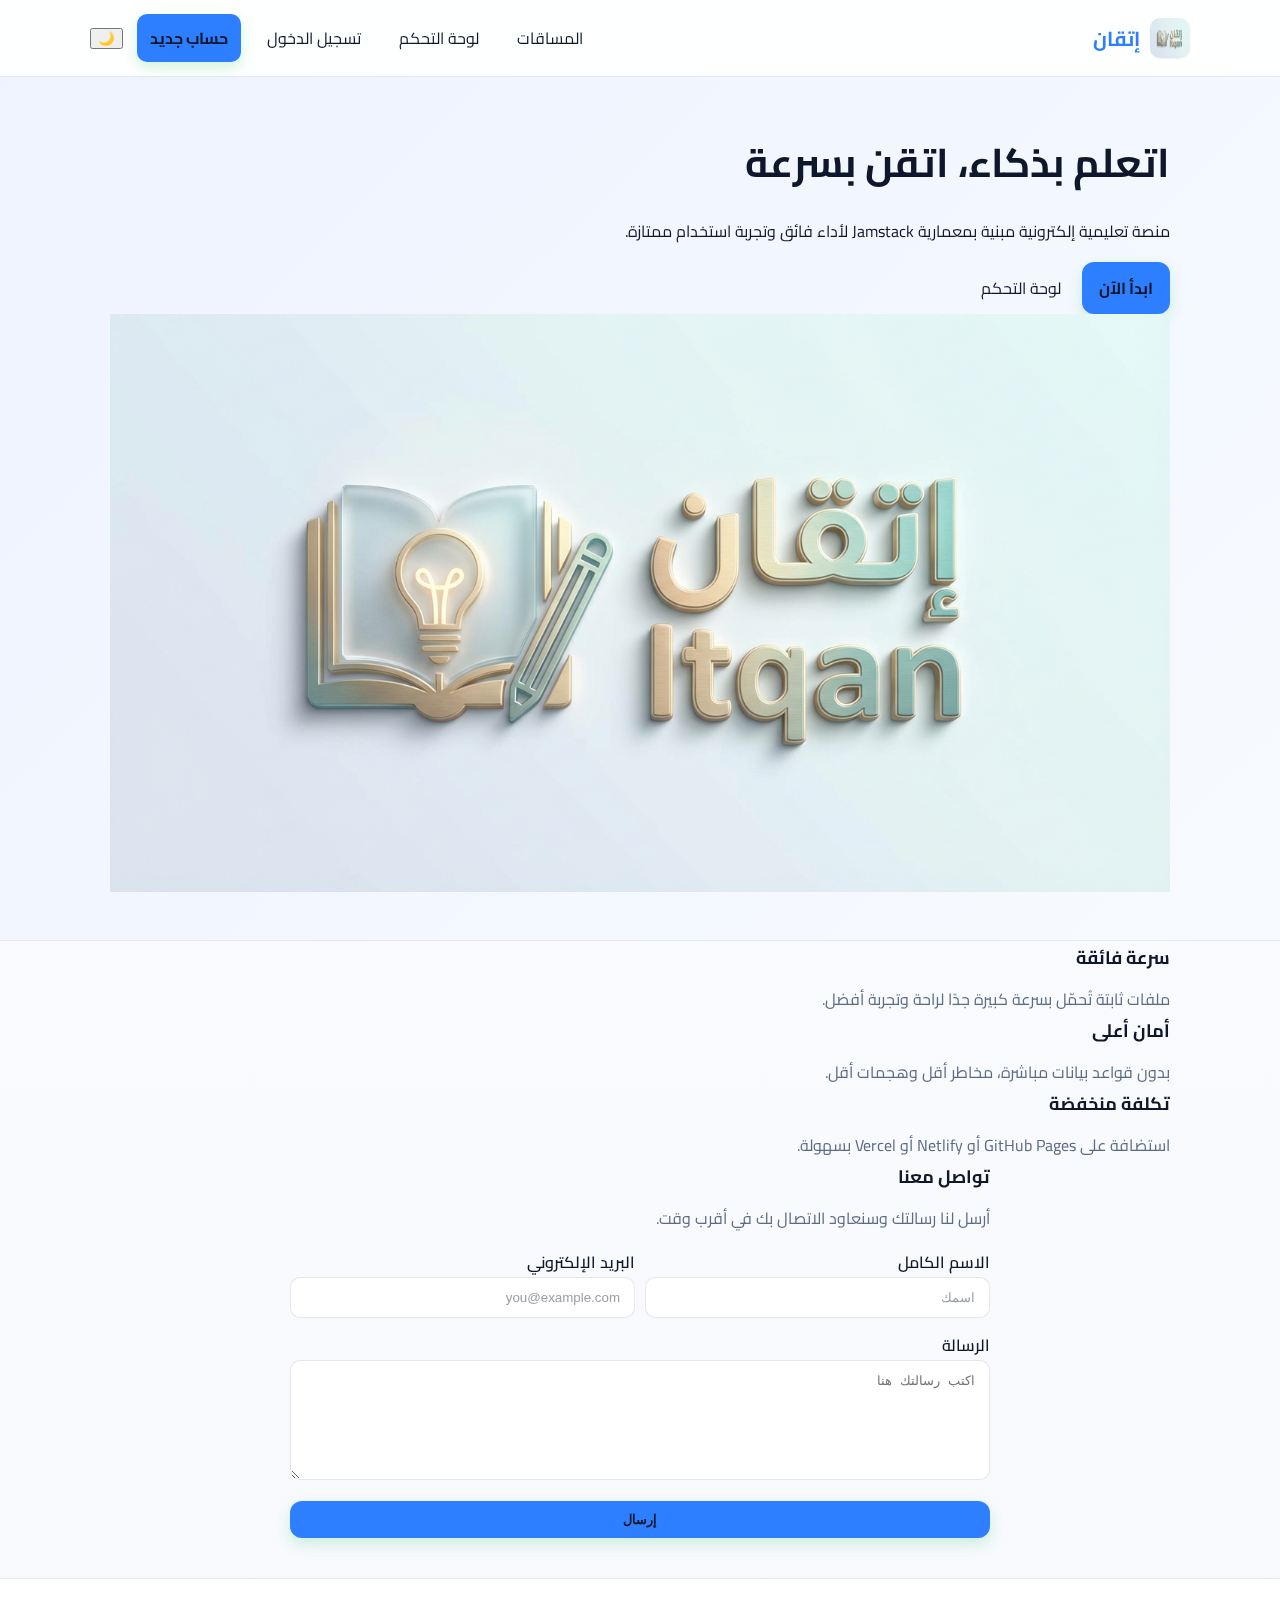
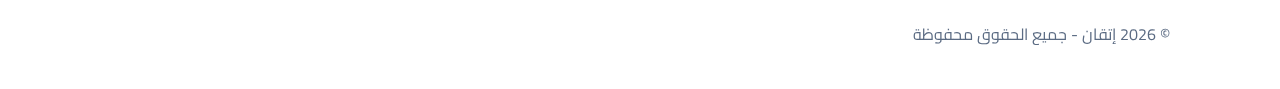
<file: index.html>
<!DOCTYPE html>
<html lang="ar" dir="rtl">
<head>
  <meta charset="UTF-8" />
  <meta name="viewport" content="width=device-width, initial-scale=1.0" />
  <title>منصة إتقان | الرئيسية</title>
  <link rel="preconnect" href="https://fonts.googleapis.com">
  <link rel="preconnect" href="https://fonts.gstatic.com" crossorigin>
  <link href="https://fonts.googleapis.com/css2?family=Cairo:wght@400;600;700&display=swap" rel="stylesheet">
  <link rel="stylesheet" href="./assets/css/main.css" />
  <link rel="stylesheet" href="./assets/css/components.css" />
</head>
<body id="page-home">
  <header class="site-header">
    <div class="container header-inner">
      <a class="brand" href="index.html">
        <img src="./assets/images/logo.png" alt="شعار اتقان" class="brand-logo" />
        <span class="brand-name">إتقان</span>
      </a>
      <nav class="main-nav">
        <a href="courses.html">المساقات</a>
        <a href="dashboard.html" data-protected="true">لوحة التحكم</a>
        <a href="login.html">تسجيل الدخول</a>
        <a href="signup.html" class="btn primary">حساب جديد</a>
        <button class="icon-btn" id="toggle-theme" title="الوضع الليلي">🌙</button>
      </nav>
    </div>
  </header>

  <main>
    <section class="hero">
      <div class="container hero-inner">
        <div class="hero-content">
          <h1>اتعلم بذكاء، اتقن بسرعة</h1>
          <p>منصة تعليمية إلكترونية مبنية بمعمارية Jamstack لأداء فائق وتجربة استخدام ممتازة.</p>
          <div class="hero-actions">
            <a href="courses.html" class="btn primary">ابدأ الآن</a>
            <a href="dashboard.html" class="btn" data-protected="true">لوحة التحكم</a>
          </div>
        </div>
        <div class="hero-media">
          <img src="./assets/images/logo.png" alt="لوجو إتقان" class="hero-logo" />
        </div>
      </div>
    </section>

    <section class="features">
      <div class="container grid-3">
        <div class="card">
          <h3>سرعة فائقة</h3>
          <p>ملفات ثابتة تُحمّل بسرعة كبيرة جدًا لراحة وتجربة أفضل.</p>
        </div>
        <div class="card">
          <h3>أمان أعلى</h3>
          <p>بدون قواعد بيانات مباشرة، مخاطر أقل وهجمات أقل.</p>
        </div>
        <div class="card">
          <h3>تكلفة منخفضة</h3>
          <p>استضافة على GitHub Pages أو Netlify أو Vercel بسهولة.</p>
        </div>
      </div>
    </section>

    <section class="features">
      <div class="container">
        <div class="card" style="max-width:700px;margin:0 auto;">
          <h3>تواصل معنا</h3>
          <p>أرسل لنا رسالتك وسنعاود الاتصال بك في أقرب وقت.</p>
          <form id="contact-form" class="form mt-2">
            <div class="form-row">
              <div>
                <label class="label" for="c-name">الاسم الكامل</label>
                <input id="c-name" type="text" class="input" placeholder="اسمك" required />
              </div>
              <div>
                <label class="label" for="c-email">البريد الإلكتروني</label>
                <input id="c-email" type="email" class="input" placeholder="you@example.com" required />
              </div>
            </div>
            <div>
              <label class="label" for="c-message">الرسالة</label>
              <textarea id="c-message" class="textarea" placeholder="اكتب رسالتك هنا" required></textarea>
            </div>
            <button type="submit" class="btn primary">إرسال</button>
            <div id="c-status" class="alert success mt-2" style="display:none">تم إرسال الرسالة بنجاح</div>
          </form>
        </div>
      </div>
    </section>
  </main>

  <footer class="site-footer">
    <div class="container">
      <p>© 2026 إتقان - جميع الحقوق محفوظة</p>
    </div>
  </footer>

  <script type="module" src="./assets/js/app.js"></script>
  <script>
    document.getElementById('contact-form')?.addEventListener('submit', function(e){
      e.preventDefault();
      const name = document.getElementById('c-name').value.trim();
      const email = document.getElementById('c-email').value.trim();
      const message = document.getElementById('c-message').value.trim();
      if (!name || !email || !message) { return; }
      const submissions = JSON.parse(localStorage.getItem('itqan_contact') || '[]');
      submissions.push({ id: 'c_'+Date.now(), name, email, message });
      localStorage.setItem('itqan_contact', JSON.stringify(submissions));
      const status = document.getElementById('c-status');
      status.style.display = 'block';
      this.reset();
      setTimeout(()=>{ status.style.display = 'none'; }, 3000);
    });
  </script>
</body>
</html>
</file>
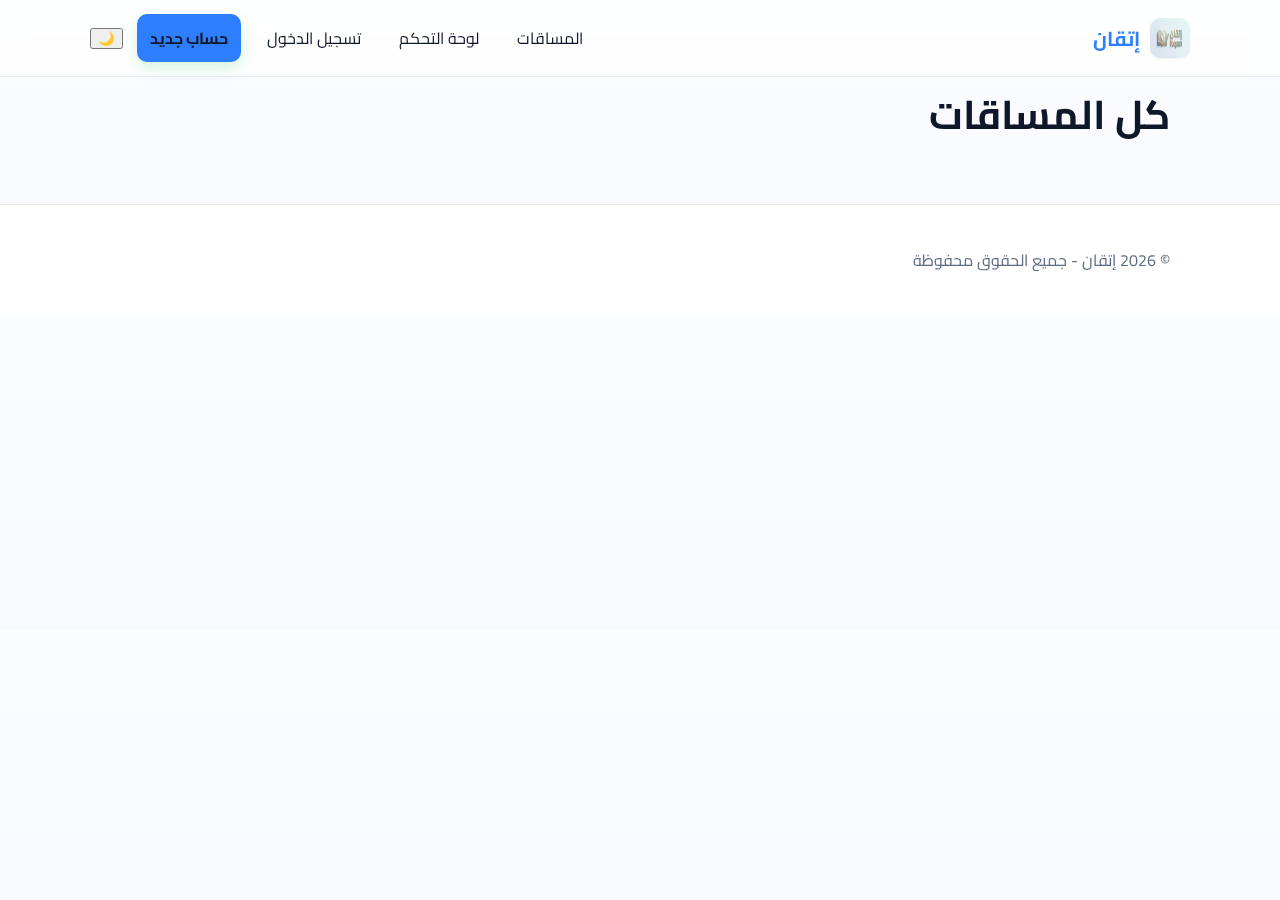
<file: courses.html>
<!DOCTYPE html>
<html lang="ar" dir="rtl">
<head>
  <meta charset="UTF-8" />
  <meta name="viewport" content="width=device-width, initial-scale=1.0" />
  <title>المساقات | إتقان</title>
  <link rel="preconnect" href="https://fonts.googleapis.com">
  <link rel="preconnect" href="https://fonts.gstatic.com" crossorigin>
  <link href="https://fonts.googleapis.com/css2?family=Cairo:wght@400;600;700&display=swap" rel="stylesheet">
  <link rel="stylesheet" href="./assets/css/main.css" />
  <link rel="stylesheet" href="./assets/css/components.css" />
</head>
<body id="page-courses">
  <header class="site-header">
    <div class="container header-inner">
      <a class="brand" href="index.html">
        <img src="./assets/images/logo.png" alt="شعار اتقان" class="brand-logo" />
        <span class="brand-name">إتقان</span>
      </a>
      <nav class="main-nav">
        <a href="courses.html" class="active">المساقات</a>
        <a href="dashboard.html" data-protected="true">لوحة التحكم</a>
        <a href="login.html">تسجيل الدخول</a>
        <a href="signup.html" class="btn primary">حساب جديد</a>
        <button class="icon-btn" id="toggle-theme" title="الوضع الليلي">🌙</button>
      </nav>
    </div>
  </header>

  <main class="container">
    <h1>كل المساقات</h1>
    <div id="courses-list" class="list grid-2 mt-3"></div>
  </main>

  <footer class="site-footer">
    <div class="container">
      <p>© 2026 إتقان - جميع الحقوق محفوظة</p>
    </div>
  </footer>

  <script type="module">
    import { getCourses } from './assets/js/api.js';
    import { createCourseCard } from './assets/js/ui.js';
    import { initAuthGuards, restoreThemePreference } from './assets/js/auth.js';

    restoreThemePreference();
    initAuthGuards();

    const container = document.getElementById('courses-list');
    getCourses().then(courses => {
      courses.forEach(c => container.appendChild(createCourseCard(c)));
    }).catch(err => {
      container.innerHTML = `<div class="card">فشل تحميل المساقات: ${err.message}</div>`;
    });

    const btn = document.getElementById('toggle-theme');
    btn?.addEventListener('click', () => {
      const isLight = document.body.classList.toggle('light');
      localStorage.setItem('itqan_theme', isLight ? 'light' : 'dark');
    });
  </script>
</body>
</html>
</file>
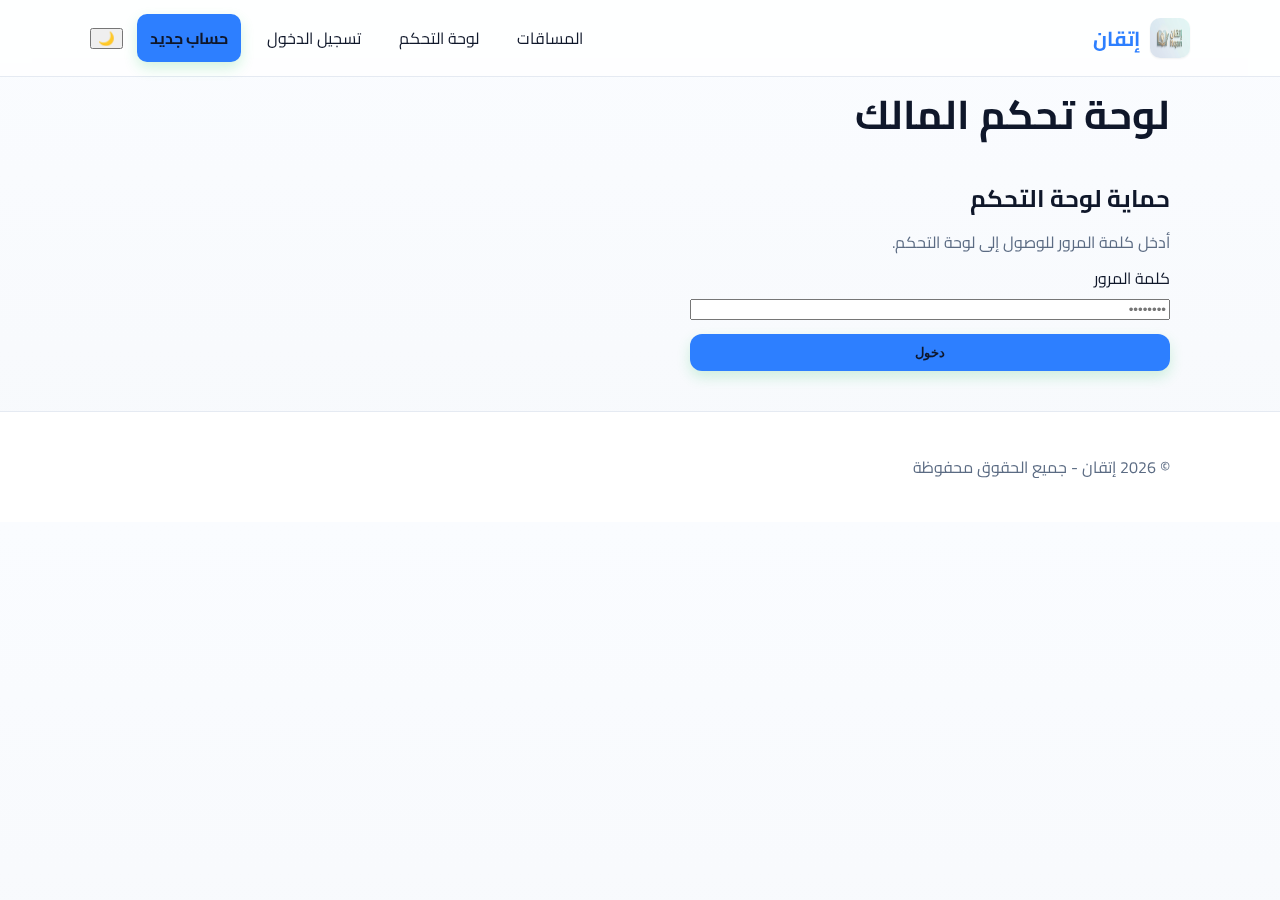
<file: dashboard.html>
<!DOCTYPE html>
<html lang="ar" dir="rtl">
<head>
  <meta charset="UTF-8" />
  <meta name="viewport" content="width=device-width, initial-scale=1.0" />
  <title>لوحة التحكم | إتقان</title>
  <link rel="preconnect" href="https://fonts.googleapis.com">
  <link rel="preconnect" href="https://fonts.gstatic.com" crossorigin>
  <link href="https://fonts.googleapis.com/css2?family=Cairo:wght@400;600;700&display=swap" rel="stylesheet">
  <link rel="stylesheet" href="./assets/css/main.css" />
  <link rel="stylesheet" href="./assets/css/components.css" />
</head>
<body id="page-dashboard">
  <header class="site-header">
    <div class="container header-inner">
      <a class="brand" href="index.html">
        <img src="./assets/images/logo.png" alt="شعار اتقان" class="brand-logo" />
        <span class="brand-name">إتقان</span>
      </a>
      <nav class="main-nav">
        <a href="courses.html">المساقات</a>
        <a href="dashboard.html" class="active">لوحة التحكم</a>
        <a href="login.html">تسجيل الدخول</a>
        <a href="signup.html" class="btn primary">حساب جديد</a>
        <button class="icon-btn" id="toggle-theme" title="الوضع الليلي">🌙</button>
      </nav>
    </div>
  </header>

  <main class="container">
    <h1>لوحة تحكم المالك</h1>
    <div id="content"></div>
  </main>

  <footer class="site-footer">
    <div class="container">
      <p>© 2026 إتقان - جميع الحقوق محفوظة</p>
    </div>
  </footer>

  <script type="module">
    import { restoreThemePreference } from './assets/js/auth.js';

    restoreThemePreference();

    const content = document.getElementById('content');
    const DASH_HASH = 'h_506210108'; // hash لـ كلمة المرور Ma@0100166

    function simpleHash(str) {
      let h = 0;
      for (let i = 0; i < str.length; i++) {
        h = (h << 5) - h + str.charCodeAt(i);
        h |= 0;
      }
      return 'h_' + Math.abs(h);
    }

    function renderDashboard() {
      content.innerHTML = `
        <div class="grid grid-3">
          <div class="card">
            <h2>الوصول مؤمّن</h2>
            <p>تم فتح لوحة التحكم باستخدام كلمة المرور.</p>
            <button id="lock" class="btn danger mt-2">قفل لوحة التحكم</button>
          </div>
          <div class="card" id="courses-card">
            <h2>إدارة المساقات</h2>
            <p>إضافة/تعديل/حذف المساقات والوحدات والدروس.</p>
            <div class="actions">
              <button class="btn" id="add-course">إضافة مساق</button>
              <button class="btn" id="edit-course">تعديل مساق</button>
              <button class="btn danger" id="delete-course">حذف مساق</button>
            </div>
            <div class="mt-2"><strong>المساقات الحالية:</strong>
              <ul id="courses-list" class="mt-1"></ul>
            </div>
          </div>
          <div class="card" id="users-card">
            <h2>إدارة المستخدمين</h2>
            <p>عرض وحظر وإلغاء حظر المستخدمين، ترقية/تغيير الأدوار.</p>
            <div class="actions">
              <button class="btn" id="list-users">عرض المستخدمين</button>
              <button class="btn" id="change-role">تغيير دور</button>
              <button class="btn danger" id="ban-user">حظر مستخدم</button>
            </div>
            <div class="mt-2"><strong>المستخدمون (قراءة فقط):</strong>
              <ul id="users-list" class="mt-1"></ul>
            </div>
          </div>
          <div class="card">
            <h2>إعدادات المنصة</h2>
            <p>الشعار، الألوان، الوضع الليلي الافتراضي، إعدادات الدفع وغيرها.</p>
            <div class="actions">
              <button class="btn">تخصيص المظهر</button>
              <button class="btn">إعدادات الدفع</button>
            </div>
          </div>
        </div>
      `;
      document.getElementById('lock').addEventListener('click', () => {
        localStorage.removeItem('itqan_dashboard_access');
        renderLockView();
      });

      // جلب وعرض المساقات والمستخدمين (قراءة فقط حالياً)
      import('./assets/js/api.js').then(({ getCourses, getUsers }) => {
        getCourses().then(courses => {
          const list = document.getElementById('courses-list');
          list.innerHTML = courses.map(c => `<li>${c.title} - ${c.grade} (${c.units?.length || 0} وحدات)</li>`).join('');
        }).catch(() => {
          document.getElementById('courses-list').innerHTML = '<li>تعذر تحميل المساقات</li>';
        });
        getUsers().then(users => {
          const list = document.getElementById('users-list');
          list.innerHTML = users.map(u => `<li>${u.name} - ${u.role} ${u.phone ? '('+u.phone+')' : ''}</li>`).join('');
        }).catch(() => {
          document.getElementById('users-list').innerHTML = '<li>تعذر تحميل المستخدمين</li>';
        });
      });
    }

    function renderLockView() {
      content.innerHTML = `
        <div class="card" style="max-width: 480px;">
          <h2>حماية لوحة التحكم</h2>
          <p>أدخل كلمة المرور للوصول إلى لوحة التحكم.</p>
          <label class="form-label">كلمة المرور</label>
          <input type="password" id="dash-password" class="form-input" placeholder="••••••••" />
          <button id="dash-enter" class="btn primary mt-2" style="width: 100%">دخول</button>
          <div id="dash-error" class="alert danger mt-2" style="display:none"></div>
        </div>
      `;
      document.getElementById('dash-enter').addEventListener('click', () => {
        const p = document.getElementById('dash-password').value;
        if (simpleHash(p) === DASH_HASH) {
          localStorage.setItem('itqan_dashboard_access', DASH_HASH);
          renderDashboard();
        } else {
          const e = document.getElementById('dash-error');
          e.textContent = 'كلمة المرور غير صحيحة';
          e.style.display = 'block';
        }
      });
    }

    function render() {
      const ok = localStorage.getItem('itqan_dashboard_access') === DASH_HASH;
      if (ok) renderDashboard(); else renderLockView();
    }

    render();

    const btn = document.getElementById('toggle-theme');
    btn?.addEventListener('click', () => {
      const isLight = document.body.classList.toggle('light');
      localStorage.setItem('itqan_theme', isLight ? 'light' : 'dark');
    });
  </script>
</body>
</html>
</file>
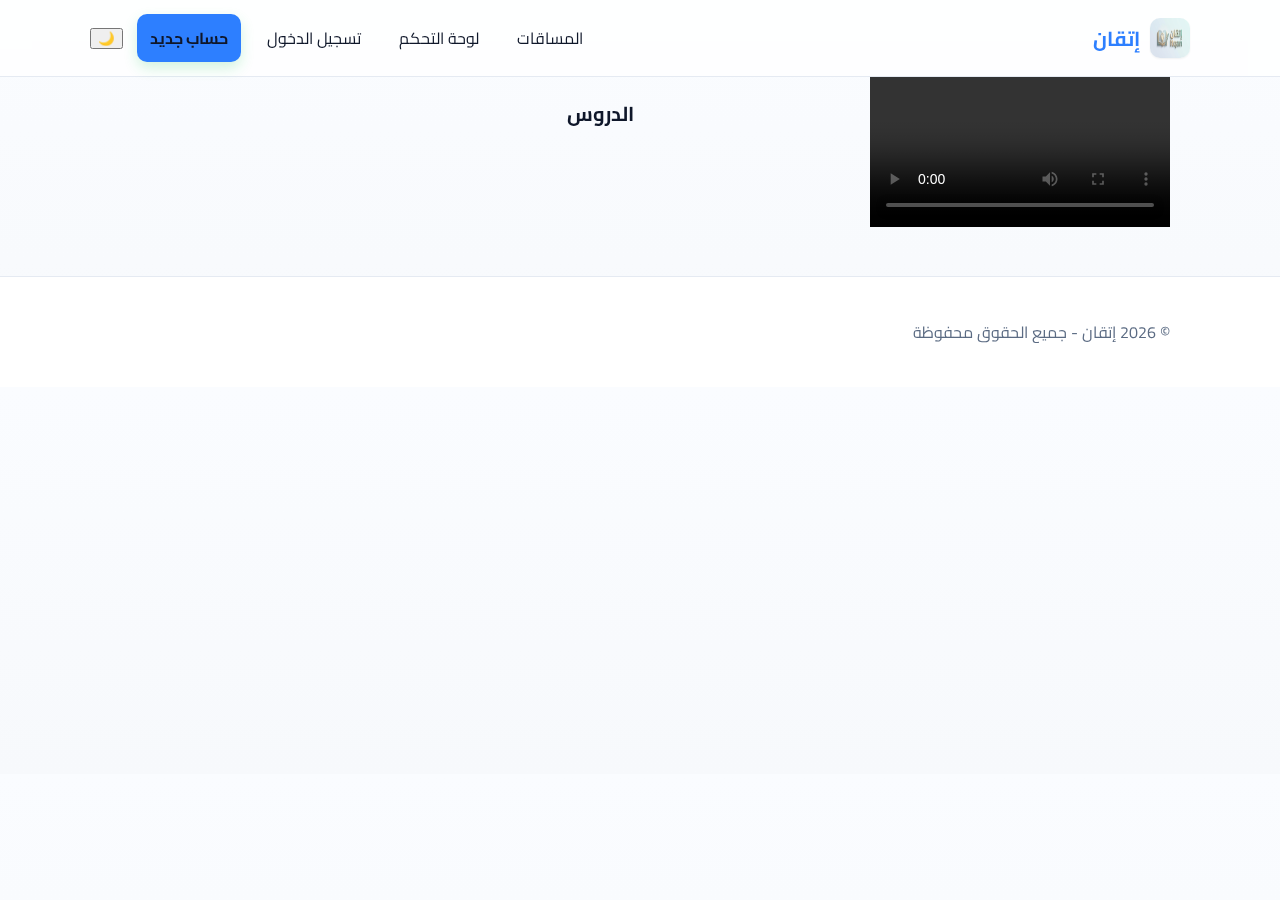
<file: learning.html>
<!DOCTYPE html>
<html lang="ar" dir="rtl">
<head>
  <meta charset="UTF-8" />
  <meta name="viewport" content="width=device-width, initial-scale=1.0" />
  <title>واجهة التعلم | إتقان</title>
  <link rel="preconnect" href="https://fonts.googleapis.com">
  <link rel="preconnect" href="https://fonts.gstatic.com" crossorigin>
  <link href="https://fonts.googleapis.com/css2?family=Cairo:wght@400;600;700&display=swap" rel="stylesheet">
  <link rel="stylesheet" href="./assets/css/main.css" />
  <link rel="stylesheet" href="./assets/css/components.css" />
  <link rel="stylesheet" href="https://cdn.plyr.io/3.7.8/plyr.css" />
</head>
<body id="page-learning">
  <header class="site-header">
    <div class="container header-inner">
      <a class="brand" href="index.html">
        <img src="./assets/images/logo.png" alt="شعار اتقان" class="brand-logo" />
        <span class="brand-name">إتقان</span>
      </a>
      <nav class="main-nav">
        <a href="courses.html">المساقات</a>
        <a href="dashboard.html" data-protected="true">لوحة التحكم</a>
        <a href="login.html">تسجيل الدخول</a>
        <a href="signup.html" class="btn primary">حساب جديد</a>
        <button class="icon-btn" id="toggle-theme" title="الوضع الليلي">🌙</button>
      </nav>
    </div>
  </header>

  <main class="container">
    <div class="grid-2">
      <div>
        <video id="player" playsinline controls></video>
      </div>
      <aside>
        <h3>الدروس</h3>
        <div id="lessons" class="list lessons"></div>
      </aside>
    </div>
  </main>

  <footer class="site-footer">
    <div class="container">
      <p>© 2026 إتقان - جميع الحقوق محفوظة</p>
    </div>
  </footer>

  <script src="https://cdn.plyr.io/3.7.8/plyr.polyfilled.js"></script>
  <script type="module">
    import { getCourseById } from './assets/js/api.js';
    import { createLessonItem } from './assets/js/ui.js';
    import { initAuthGuards, restoreThemePreference, completeLesson } from './assets/js/auth.js';

    restoreThemePreference();
    initAuthGuards();

    const params = new URLSearchParams(window.location.search);
    const id = params.get('id');
    const playerEl = document.getElementById('player');
    const lessonsEl = document.getElementById('lessons');

    const player = new Plyr('#player', { captions: { active: true } });

    // حفظ واسترجاع نقطة التوقف لكل درس
    function saveProgress(lessonId, time) {
      const key = `itqan_progress_${lessonId}`;
      localStorage.setItem(key, String(time));
    }
    function getProgress(lessonId) {
      const key = `itqan_progress_${lessonId}`;
      return Number(localStorage.getItem(key) || 0);
    }

    let currentLessonId = null;

    function loadLesson(lesson) {
      currentLessonId = lesson.id || `${id}-${lesson.title}`;
      playerEl.src = lesson.video_url;
      // إبراز الدرس الحالي
      const items = Array.from(lessonsEl.querySelectorAll('.item'));
      items.forEach(i => {
        const lid = i.dataset.lessonId;
        i.classList.toggle('current', lid === currentLessonId);
      });
      player.once('loadeddata', () => {
        const t = getProgress(currentLessonId);
        if (t > 0) player.currentTime = t;
      });
    }

    // بناء قائمة الدروس والتفاعل
    getCourseById(id).then(course => {
      const allLessons = (course.modules || []).flatMap(m => m.lessons.map(l => ({...l, moduleTitle: m.title})));
      allLessons.forEach((lesson, idx) => {
        const item = createLessonItem(lesson);
        // تخزين معرف الدرس داخل العنصر
        item.dataset.lessonId = lesson.id || `${id}-${lesson.title}`;
        item.addEventListener('click', () => loadLesson(lesson));
        lessonsEl.appendChild(item);
        // تعيين current للدرس الأول افتراضياً
        if (idx === 0) item.classList.add('current');
      });
      if (allLessons[0]) loadLesson(allLessons[0]);
    });

    // عند تحديث الوقت نحفظ التقدم
    player.on('timeupdate', () => {
      if (currentLessonId) saveProgress(currentLessonId, player.currentTime);
    });

    // عند انتهاء الفيديو نعتبر الدرس مكتملاً وننتقل للبالتالي
    player.on('ended', () => {
      if (!currentLessonId) return;
      completeLesson(currentLessonId);
      const items = Array.from(lessonsEl.querySelectorAll('.item'));
      const idx = items.findIndex(i => i.classList.contains('current'));
      if (idx !== -1 && items[idx + 1]) items[idx + 1].click();
    });

    const btn = document.getElementById('toggle-theme');
    btn?.addEventListener('click', () => {
      const isLight = document.body.classList.toggle('light');
      localStorage.setItem('itqan_theme', isLight ? 'light' : 'dark');
    });
  </script>
</body>
</html>
</file>
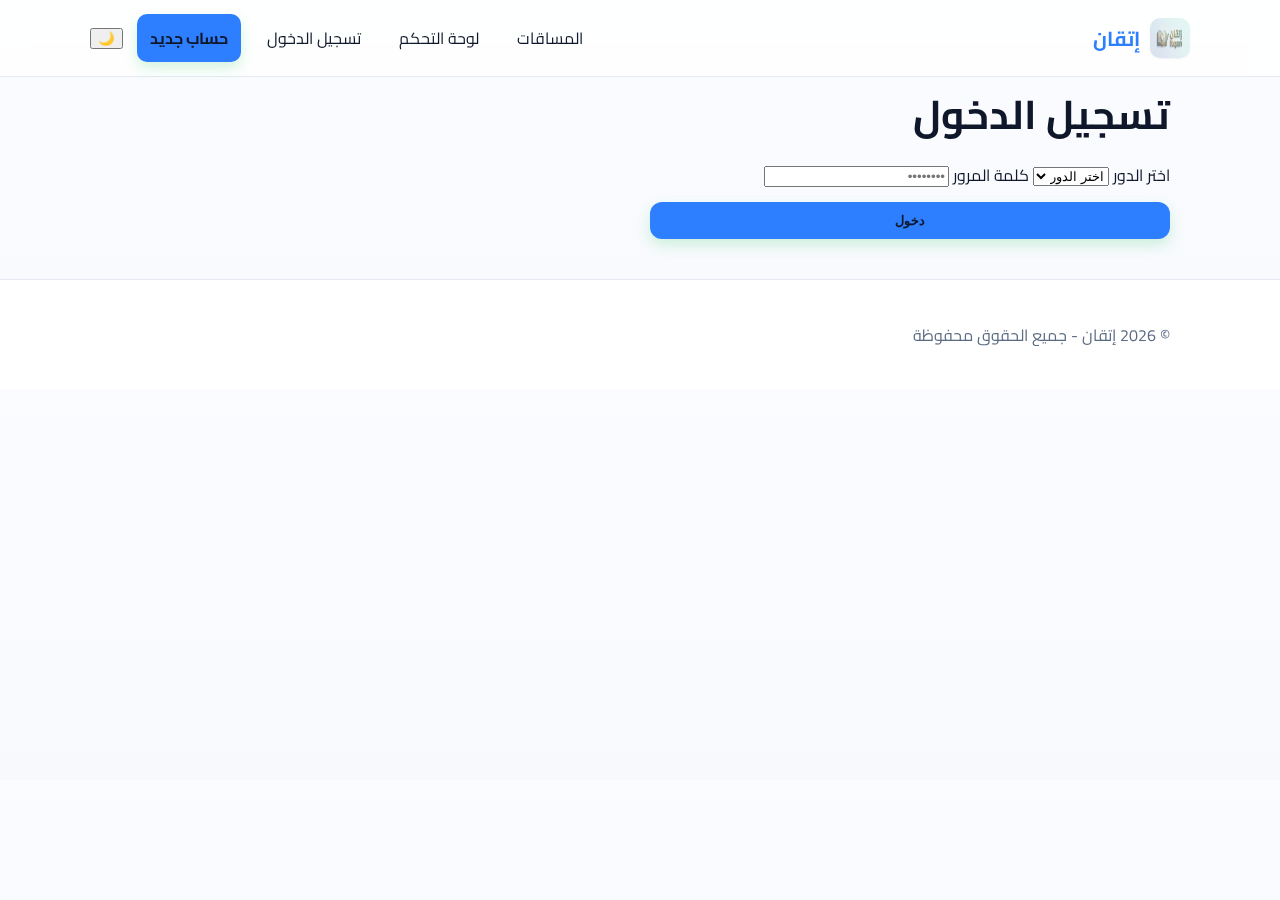
<file: login.html>
<!DOCTYPE html>
<html lang="ar" dir="rtl">
<head>
  <meta charset="UTF-8" />
  <meta name="viewport" content="width=device-width, initial-scale=1.0" />
  <title>تسجيل الدخول | إتقان</title>
  <link rel="preconnect" href="https://fonts.googleapis.com">
  <link rel="preconnect" href="https://fonts.gstatic.com" crossorigin>
  <link href="https://fonts.googleapis.com/css2?family=Cairo:wght@400;600;700&display=swap" rel="stylesheet">
  <link rel="stylesheet" href="./assets/css/main.css" />
  <link rel="stylesheet" href="./assets/css/components.css" />
</head>
<body id="page-login">
  <header class="site-header">
    <div class="container header-inner">
      <a class="brand" href="index.html">
        <img src="./assets/images/logo.png" alt="شعار اتقان" class="brand-logo" />
        <span class="brand-name">إتقان</span>
      </a>
      <nav class="main-nav">
        <a href="courses.html">المساقات</a>
        <a href="dashboard.html" data-protected="true">لوحة التحكم</a>
        <a href="login.html" class="active">تسجيل الدخول</a>
        <a href="signup.html" class="btn primary">حساب جديد</a>
        <button class="icon-btn" id="toggle-theme" title="الوضع الليلي">🌙</button>
      </nav>
    </div>
  </header>

  <main class="container">
    <h1>تسجيل الدخول</h1>
    <div class="card mt-2" style="max-width: 520px;">
      <form id="login-form">
        <label class="form-label">اختر الدور</label>
        <select id="role" class="form-input" required>
          <option value="" disabled selected>اختر الدور</option>
          <option value="student">طالب</option>
          <option value="parent">ولي أمر</option>
          <option value="teacher">معلم</option>
        </select>
        <div id="field-nationalId" class="mt-2" style="display:none">
          <label class="form-label">الرقم القومي (للطلاب)</label>
          <input type="text" id="nationalId" class="form-input" placeholder="مثال: 30201234567890" />
        </div>
        <div id="field-phone" class="mt-2" style="display:none">
          <label class="form-label">رقم الموبايل (لولي الأمر/المعلم)</label>
          <input type="tel" id="phone" class="form-input" placeholder="01012345678" />
        </div>
        <label class="form-label mt-2">كلمة المرور</label>
        <input type="password" id="password" class="form-input" placeholder="••••••••" required />
        <button type="submit" class="btn primary mt-3" style="width: 100%">دخول</button>
      </form>
      <div id="error" class="alert danger mt-2" style="display:none"></div>
    </div>
  </main>

  <footer class="site-footer">
    <div class="container">
      <p>© 2026 إتقان - جميع الحقوق محفوظة</p>
    </div>
  </footer>

  <script type="module">
    import { login, restoreThemePreference, initAuthGuards, routeToDashboardByRole } from './assets/js/auth.js';

    restoreThemePreference();
    initAuthGuards();

    const form = document.getElementById('login-form');
    const errorEl = document.getElementById('error');
    const btn = document.getElementById('toggle-theme');
    const roleEl = document.getElementById('role');
    const fieldNationalId = document.getElementById('field-nationalId');
    const fieldPhone = document.getElementById('field-phone');

    roleEl.addEventListener('change', () => {
      const role = roleEl.value;
      if (role === 'student') {
        fieldNationalId.style.display = 'block';
        fieldPhone.style.display = 'none';
      } else {
        fieldNationalId.style.display = 'none';
        fieldPhone.style.display = 'block';
      }
    });

    form.addEventListener('submit', async (e) => {
      e.preventDefault();
      errorEl.style.display = 'none';
      const role = roleEl.value;
      const nationalId = document.getElementById('nationalId').value.trim();
      const phone = document.getElementById('phone').value.trim();
      const password = document.getElementById('password').value;
      try {
        const user = await login({ role, nationalId, phone, password });
        routeToDashboardByRole(user);
      } catch (err) {
        errorEl.textContent = err.message;
        errorEl.style.display = 'block';
      }
    });

    btn?.addEventListener('click', () => {
      const isLight = document.body.classList.toggle('light');
      localStorage.setItem('itqan_theme', isLight ? 'light' : 'dark');
    });
  </script>
</body>
</html>
</file>
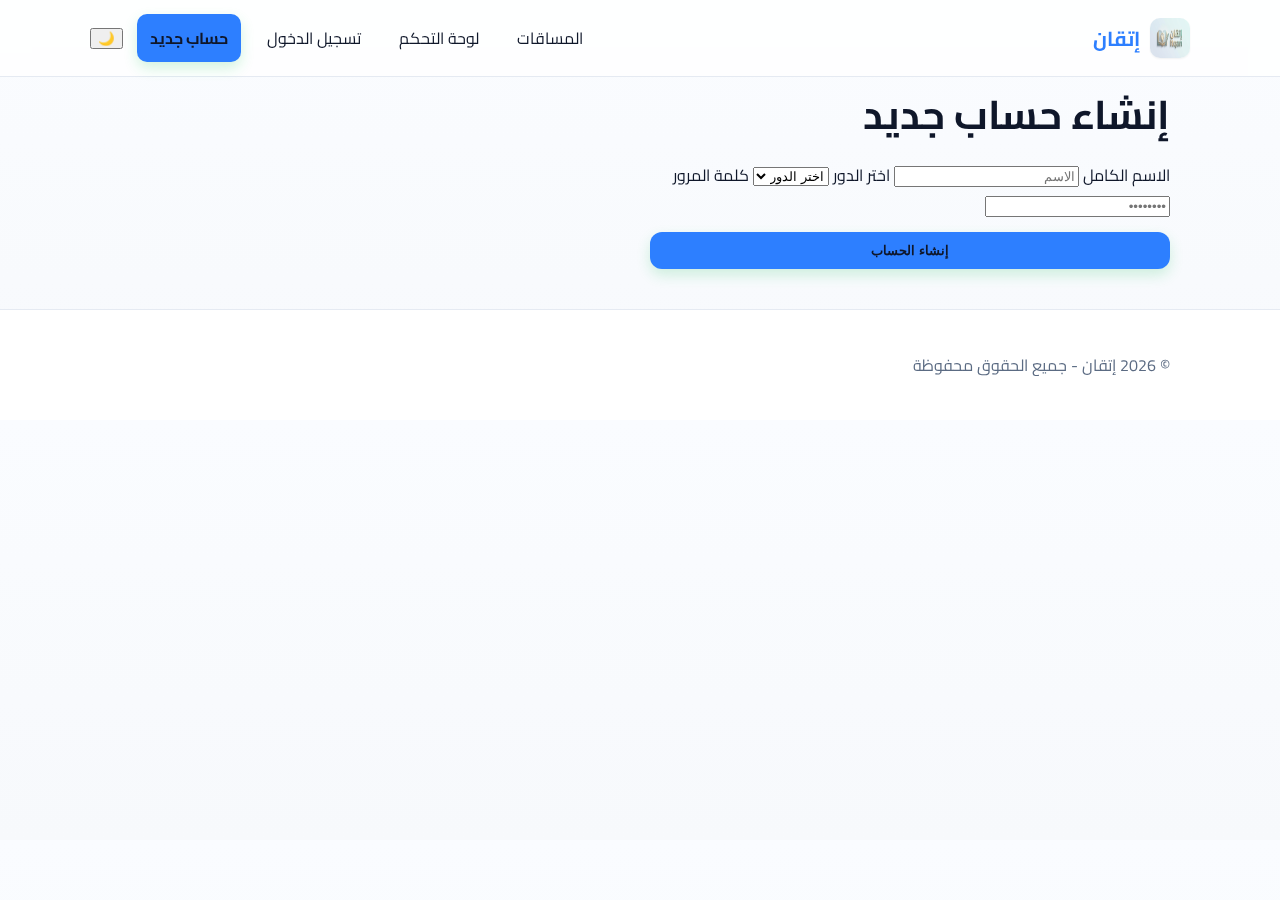
<file: signup.html>
<!DOCTYPE html>
<html lang="ar" dir="rtl">
<head>
  <meta charset="UTF-8" />
  <meta name="viewport" content="width=device-width, initial-scale=1.0" />
  <title>حساب جديد | إتقان</title>
  <link rel="preconnect" href="https://fonts.googleapis.com">
  <link rel="preconnect" href="https://fonts.gstatic.com" crossorigin>
  <link href="https://fonts.googleapis.com/css2?family=Cairo:wght@400;600;700&display=swap" rel="stylesheet">
  <link rel="stylesheet" href="./assets/css/main.css" />
  <link rel="stylesheet" href="./assets/css/components.css" />
</head>
<body id="page-signup">
  <header class="site-header">
    <div class="container header-inner">
      <a class="brand" href="index.html">
        <img src="./assets/images/logo.png" alt="شعار اتقان" class="brand-logo" />
        <span class="brand-name">إتقان</span>
      </a>
      <nav class="main-nav">
        <a href="courses.html">المساقات</a>
        <a href="dashboard.html" data-protected="true">لوحة التحكم</a>
        <a href="login.html">تسجيل الدخول</a>
        <a href="signup.html" class="btn primary active">حساب جديد</a>
        <button class="icon-btn" id="toggle-theme" title="الوضع الليلي">🌙</button>
      </nav>
    </div>
  </header>

  <main class="container">
    <h1>إنشاء حساب جديد</h1>
    <div class="card mt-2" style="max-width: 520px;">
      <form id="signup-form">
        <label class="form-label">الاسم الكامل</label>
        <input type="text" id="name" class="form-input" placeholder="الاسم" required />
        <label class="form-label mt-2">اختر الدور</label>
        <select id="role" class="form-input" required>
          <option value="" disabled selected>اختر الدور</option>
          <option value="student">طالب</option>
          <option value="parent">ولي أمر</option>
          <option value="teacher">معلم</option>
        </select>
        <div id="field-nationalId" class="mt-2" style="display:none">
          <label class="form-label">الرقم القومي (للطلاب)</label>
          <input type="text" id="nationalId" class="form-input" placeholder="مثال: 30201234567890" />
        </div>
        <div id="field-phone" class="mt-2" style="display:none">
           <label class="form-label">رقم الموبايل</label>
           <input type="tel" id="phone" class="form-input" placeholder="01012345678" />
         </div>
        <label class="form-label mt-2">كلمة المرور</label>
        <input type="password" id="password" class="form-input" placeholder="••••••••" required />
        <button type="submit" class="btn primary mt-3" style="width: 100%">إنشاء الحساب</button>
      </form>
      <div id="error" class="alert danger mt-2" style="display:none"></div>
    </div>
  </main>

  <footer class="site-footer">
    <div class="container">
      <p>© 2026 إتقان - جميع الحقوق محفوظة</p>
    </div>
  </footer>

  <script type="module">
    import { signup, restoreThemePreference, initAuthGuards, routeToDashboardByRole } from './assets/js/auth.js';

    restoreThemePreference();
    initAuthGuards();

    const form = document.getElementById('signup-form');
    const errorEl = document.getElementById('error');
    const btn = document.getElementById('toggle-theme');
    const roleEl = document.getElementById('role');
    const fieldNationalId = document.getElementById('field-nationalId');
    const fieldPhone = document.getElementById('field-phone');

    roleEl.addEventListener('change', () => {
      const role = roleEl.value;
      if (role === 'student') {
        fieldNationalId.style.display = 'block';
        fieldPhone.style.display = 'none';
      } else {
        fieldNationalId.style.display = 'none';
        fieldPhone.style.display = 'block';
      }
    });

    form.addEventListener('submit', async (e) => {
      e.preventDefault();
      errorEl.style.display = 'none';
      const name = document.getElementById('name').value.trim();
      const role = roleEl.value;
      const nationalId = document.getElementById('nationalId').value.trim();
      const phone = document.getElementById('phone').value.trim();
      const password = document.getElementById('password').value;
      try {
        const user = await signup({ name, role, nationalId, phone, password });
        routeToDashboardByRole(user);
      } catch (err) {
        errorEl.textContent = err.message;
        errorEl.style.display = 'block';
      }
    });

    btn?.addEventListener('click', () => {
      const isLight = document.body.classList.toggle('light');
      localStorage.setItem('itqan_theme', isLight ? 'light' : 'dark');
    });
  </script>
</body>
</html>
</file>
<file: assets/css/main.css>
/* Modern Light Theme for Itqan Platform */
:root {
  --color-bg: #f7f9fc;
  --color-surface: #ffffff;
  --color-text: #0f172a;
  --color-muted: #5b6b83;
  --color-primary: #2D7FFF;
  --color-primary-600: #1f5fd6;
  --color-accent: #00C2A8;
  --color-border: #e5eaf2;
  --shadow-sm: 0 1px 2px rgba(16, 24, 40, 0.06);
  --shadow-md: 0 8px 24px rgba(16, 24, 40, 0.08);
  --radius-sm: 10px;
  --radius-md: 16px;
  --radius-lg: 24px;
  --container: 1100px;
}

* { box-sizing: border-box; }
html { font-size: 16px; }
body {
  margin: 0;
  font-family: 'Cairo', system-ui, -apple-system, Segoe UI, Roboto, Arial, sans-serif;
  color: var(--color-text);
  background: linear-gradient(180deg, #fafcff 0%, var(--color-bg) 100%);
  -webkit-font-smoothing: antialiased;
  -moz-osx-font-smoothing: grayscale;
}

img { max-width: 100%; display: block; }
a { color: var(--color-primary); text-decoration: none; }
a:hover { text-decoration: underline; }

.container { width: 100%; max-width: var(--container); margin-inline: auto; padding: 0 20px; }
.mt-2 { margin-top: 0.75rem; }
.mt-3 { margin-top: 1rem; }
.mt-4 { margin-top: 1.5rem; }

/* Header */
.site-header {
  position: sticky; top: 0; z-index: 100;
  background: rgba(255,255,255,0.8);
  backdrop-filter: saturate(180%) blur(12px);
  border-bottom: 1px solid var(--color-border);
}
.header-inner { display: flex; align-items: center; justify-content: space-between; padding: 14px 0; }
.brand { display: flex; align-items: center; gap: 10px; }
.brand-logo { width: 40px; height: 40px; border-radius: 10px; box-shadow: var(--shadow-sm); }
.brand-name { font-weight: 700; font-size: 1.25rem; letter-spacing: 0.2px; }

.main-nav { display: flex; gap: 14px; align-items: center; }
.main-nav a { color: var(--color-text); padding: 8px 12px; border-radius: 10px; }
.main-nav a:hover { background: #f0f4fb; }

/* Footer */
.site-footer { margin-top: 40px; border-top: 1px solid var(--color-border); background: var(--color-surface); }
.site-footer .container { padding: 24px 20px; color: var(--color-muted); }

/* Section titles */
h1, h2, h3 { color: var(--color-text); margin: 0; }
h1 { font-size: 2rem; }
h2 { font-size: 1.5rem; margin-top: 24px; }
h3 { font-size: 1.25rem; margin-top: 18px; }

/* Lists generic */
.list { display: grid; grid-template-columns: 1fr; gap: 14px; }

/* Hero utilities for home */
.hero { padding: 48px 0; background: linear-gradient(135deg, #eef3ff 0%, #f7fbff 100%); border-bottom: 1px solid var(--color-border); }
.hero .headline { font-size: 2rem; font-weight: 700; }
.hero .sub { color: var(--color-muted); margin-top: 10px; }

/* Responsive */
@media (min-width: 768px) {
  .list.cols-2 { grid-template-columns: repeat(2, 1fr); }
  .list.cols-3 { grid-template-columns: repeat(3, 1fr); }
  h1 { font-size: 2.25rem; }
}
@media (min-width: 1024px) {
  h1 { font-size: 2.5rem; }
}
</file>
<file: assets/css/components.css>
/* components.css - مكونات الواجهة */
.btn { display: inline-flex; align-items: center; justify-content: center; gap: 8px; padding: 10px 16px; border-radius: 12px; border: 1px solid rgba(255,255,255,0.15); color: var(--color-text); background: rgba(255,255,255,0.04); text-decoration: none; cursor: pointer; transition: transform .08s ease, background .2s ease; }
.btn:hover { background: rgba(255,255,255,0.1); transform: translateY(-1px); }
.btn.primary { background: var(--color-primary); border-color: transparent; color: var(--color-primary-contrast); font-weight: 700; box-shadow: 0 6px 14px rgba(34,197,94,0.2); }
.btn.primary:hover { filter: brightness(1.05); transform: translateY(-1px); }

.card { display: flex; flex-direction: column; gap: 6px; }
.card h3 { margin: 0 0 4px; font-size: 18px; }
.card p { margin: 0; color: var(--color-muted); }

.course-card { background: var(--color-surface); border: 1px solid rgba(255,255,255,0.08); box-shadow: var(--shadow); border-radius: var(--radius); overflow: hidden; display: grid; grid-template-columns: 160px 1fr; }
.course-card img { width: 100%; height: 100%; object-fit: cover; }
.course-card .info { padding: 12px; display: flex; flex-direction: column; gap: 6px; }
.course-card .title { font-weight: 700; }
.course-card .meta { display: flex; flex-wrap: wrap; gap: 10px; color: var(--color-muted); font-size: 14px; }
.course-card .actions { margin-top: 8px; display: flex; gap: 8px; }

.list { display: grid; gap: 12px; }
.list.lessons .item { background: var(--color-surface); border: 1px solid rgba(255,255,255,0.08); padding: 10px 12px; border-radius: 10px; display: flex; align-items: center; justify-content: space-between; }
.list.lessons .item .title { font-weight: 600; }
.list.lessons .item .meta { color: var(--color-muted); font-size: 13px; }
.list.lessons .item.current { border-color: var(--color-primary); background: rgba(34, 197, 94, 0.1); }
.input { width: 100%; padding: 10px 12px; border-radius: 10px; border: 1px solid rgba(255,255,255,0.2); background: rgba(255,255,255,0.06); color: var(--color-text); }
.form { display: grid; gap: 10px; }

.nav-tabs { display: flex; gap: 6px; border-bottom: 1px solid rgba(255,255,255,0.08); }
.nav-tabs .tab { padding: 8px 12px; border-radius: 8px 8px 0 0; background: rgba(255,255,255,0.04); border: 1px solid rgba(255,255,255,0.08); border-bottom: none; }
.input { width: 100%; padding: 12px 14px; border-radius: 10px; border: 1px solid rgba(17,24,39,0.1); background: #fff; color: var(--color-text); }
.input::placeholder { color: #9aa0a6; }
.textarea { width: 100%; min-height: 120px; padding: 12px 14px; border-radius: 10px; border: 1px solid rgba(17,24,39,0.1); background: #fff; color: var(--color-text); resize: vertical; }
.form { display: grid; gap: 12px; }
.form .form-row { display: grid; grid-template-columns: 1fr 1fr; gap: 10px; }
@media (max-width: 700px) { .form .form-row { grid-template-columns: 1fr; } }
.label { font-weight: 600; color: var(--color-text); }
.alert { padding: 10px 12px; border-radius: 10px; font-size: 14px; }
.alert.success { background: #e6f9ee; color: #065f46; border: 1px solid #a7f3d0; }
.alert.danger { background: #fde8e8; color: #991b1b; border: 1px solid #fecaca; }

/* Utilities */
.mt-2 { margin-top: 8px; }
.mt-3 { margin-top: 12px; }
.mt-4 { margin-top: 16px; }
.grid-2 { display: grid; grid-template-columns: 1fr 1fr; gap: 12px; }
@media (max-width: 800px) { .grid-2 { grid-template-columns: 1fr; } }
</file>
